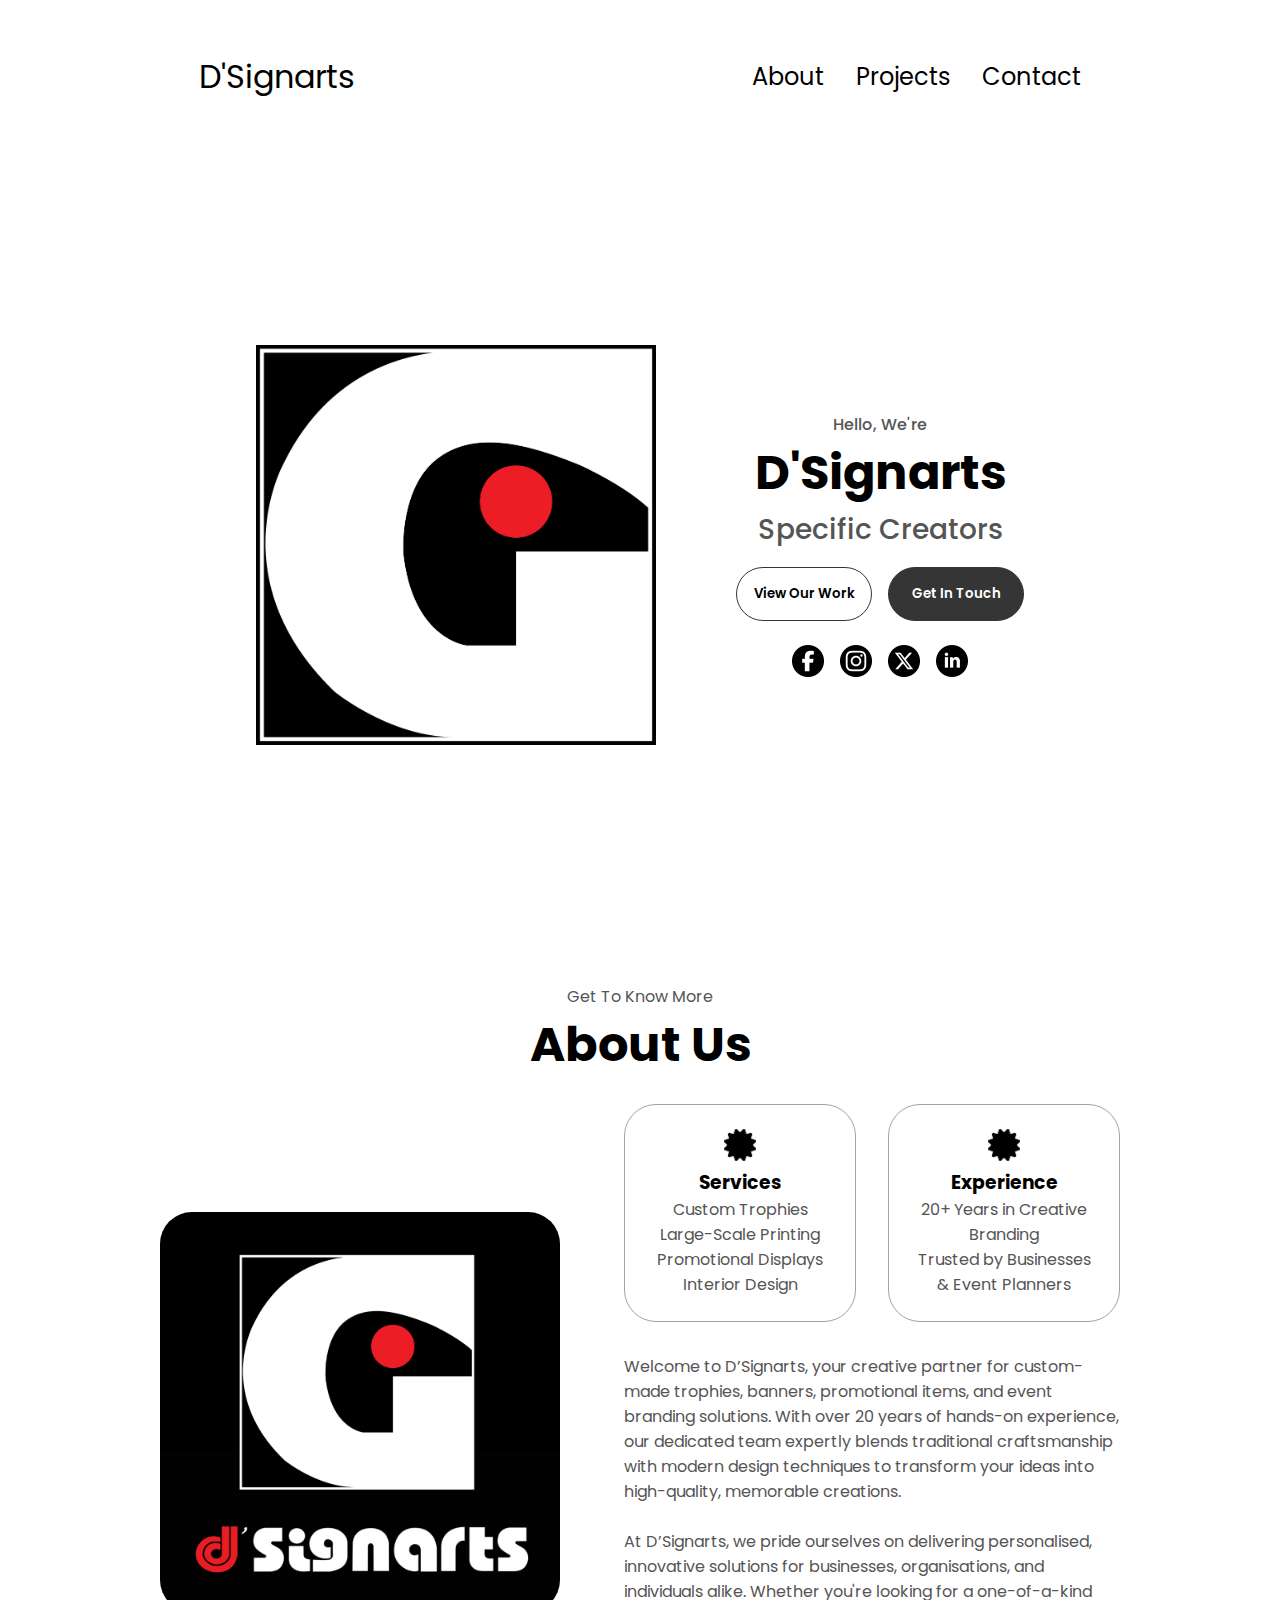
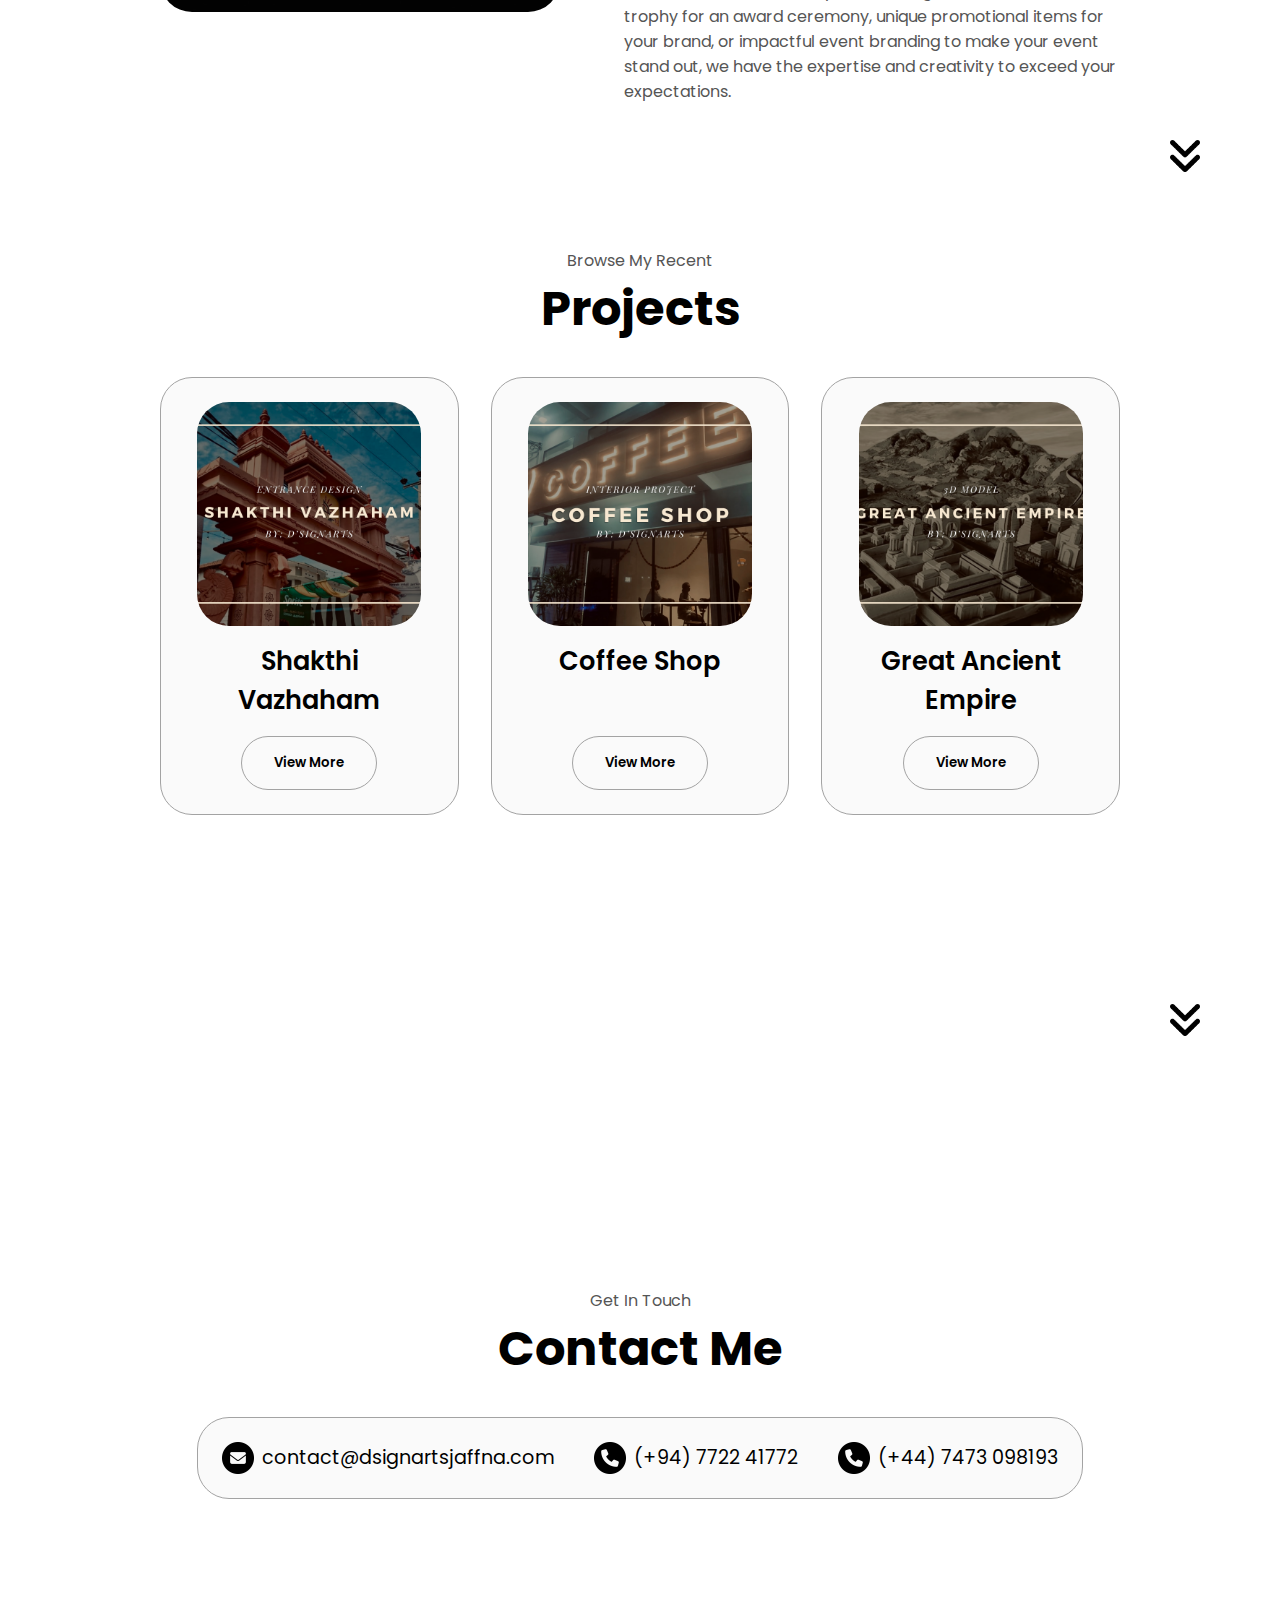
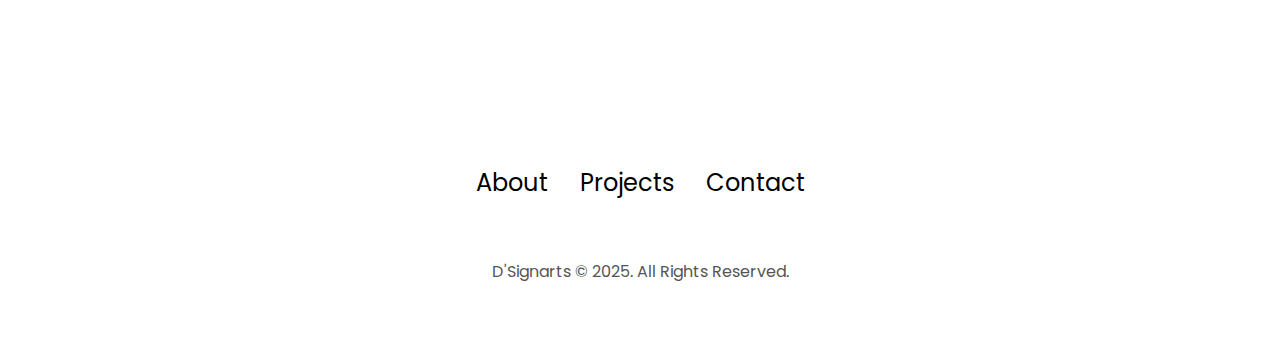
<file: index.html>
<!DOCTYPE html>
<html lang="en">
<head>
    <meta charset="UTF-8">
    <meta name="viewport" content="width=device-width, initial-scale=1.0">

    <!-- Primary Meta Tags -->
    <title>D'Signarts | Promotional Design Services, Custom Trophies & Banners</title>
    <meta name="title" content="D'Signarts | Custom Trophies, Banners & Promotional Design Services">
    <meta name="description" content="D'Signarts offers high-quality custom trophies, banners, awards, gift items and signage. Based in Jaffna and now serving the UK market with creative promotional design solutions.">
    <meta name="keywords" content="D'Signarts, D'Signarts Jaffna, DSignarts, DSignarts Jaffna, custom trophies, banners, promotional items, event design, signage, shop boards, name boards, awards, Jaffna, Sri Lanka, London Tamil Market, promotional gifts, branding materials, dsignartsjaffna">
    <meta name="author" content="D'Signarts Team">
    <meta name="robots" content="index, follow">

    <!-- Open Graph / Facebook -->
    <meta property="og:type" content="website">
    <meta property="og:url" content="https://dsignartsjaffna.com/">
    <meta property="og:title" content="D'Signarts | Custom Trophies, Banners & Promotional Design Services">
    <meta property="og:description" content="Your creative partner for event branding and promotional items – from trophies and banners to custom awards and shop signs. Trusted in Jaffna, now serving London.">
    <meta property="og:image" content="https://dsignartsjaffna.com/assets/preview.jpg">

    <!-- Twitter -->
    <meta name="twitter:card" content="summary_large_image">
    <meta name="twitter:url" content="https://dsignartsjaffna.com/">
    <meta name="twitter:title" content="D'Signarts | Custom Trophies, Banners & Promotional Design Services">
    <meta name="twitter:description" content="Explore our range of custom promotional products including trophies, banners, signage, awards and more – now available in the UK.">
    <meta name="twitter:image" content="https://dsignartsjaffna.com/assets/preview.jpg">

    <script type="application/ld+json">
        {
            "@context": "http://schema.org",
            "@type": "Organization",
            "name": "D'Signarts",
            "url": "https://www.dsignartsjaffna.com",
            "logo": "https://www.dsignartsjaffna.com/assets/logo.png",
            "sameAs": [
                "https://www.instagram.com/dsignartsjaffna",
                "https://www.facebook.com/dsignartsjaffna",
                "https://www.twitter.com/dsignartsjaffna",
                "https://www.linkedin.com/company/dsignartsjaffna"
            ],
            "contactPoint": {
                "@type": "ContactPoint",
                "telephone": "+94 7722 41772",
                "contactType": "Customer Service",
                "areaServed": "Sri Lanka",
                "availableLanguage": [
                    "English",
                    "Tamil"
            ]
            },
            "address": {
                "@type": "PostalAddress",
                "streetAddress": "47 Amman Veethi",
                "addressLocality": "Jaffna",
                "addressRegion": "Northern Province",
                "postalCode": "40000",
                "addressCountry": "Sri Lanka"
            },
            "email": "contact@dsignartsjaffna.com",
            "description": "D'Signarts is a creative studio offering custom-made trophies, banners, promotional items, and event branding solutions with over 20 years of experience. We blend traditional craftsmanship with modern design to bring your ideas to life."
        }          
    </script>

    <!-- Canonical URL -->
    <link rel="canonical" href="https://dsignartsjaffna.com/">

    <!-- Favicon -->
    <link rel="icon" href="./assets/logo.ico" type="image/x-icon">

    <!-- Style Sheets -->
    <link rel="stylesheet" href="style.css">
    <link rel="stylesheet" href="mediaqueries.css">
</head>
<body>
    <nav id="desktop-nav">
        <div class="logo" onclick="location.href='/'">D'Signarts</div>
        <div>
            <ul class="nav-links">
                <li><a href="#about">About</a></li>
                <li><a href="#projects">Projects</a></li>
                <li><a href="#contact">Contact</a></li>
            </ul>
        </div>
    </nav>
    <nav id="mobile-nav">
        <div class="logo" onclick="location.href='/'">D'Signarts</div>
        <div class="hamburger-menu">
            <div class="hamburger-icon" onclick="toggleMenu()">
                <span></span>
                <span></span>
                <span></span>
            </div>
            <div class="menu-links">
                <li><a href="#about" onclick="toggleMenu()">About</a></li>
                <li><a href="#projects" onclick="toggleMenu()">Projects</a></li>
                <li><a href="#contact" onclick="toggleMenu()">Contact</a></li>
            </div>
        </div>
    </nav>
    <section id="profile">
        <div class="section__pic-container">
            <img src="./assets/logo.png" alt="D'Signarts Logo">
        </div>
        <div class="section__text">
            <p class="section__text__p1">Hello, We're</p>
            <h1 class="title">D'Signarts</h1>
            <p class="section__text__p2">Specific Creators</p>
            <div class="btn-container">
                <button class="btn btn-color-1" onclick="location.href='#projects'">View Our Work</button>
                <button class="btn btn-color-2" onclick="location.href='#contact'">Get In Touch</button>
            </div>
            <div id="socials-container">
                <img src="./assets/facebook.png" alt="Facebook profile" class="icon" onclick="window.open().location.href='https://facebook.com/dsignartsjaffna'">
                <img src="./assets/instagram.png" alt="Instagram profile" class="icon" onclick="window.open().location.href='https://instagram.com/dsignartsjaffna'">
                <img src="./assets/twitter.png" alt="X/Twitter profile" class="icon" onclick="window.open().location.href='https://twitter.com/dsignartsjaffna'">
                <img src="./assets/linkedin.png" alt="LinkedIn profile" class="icon" onclick="window.open().location.href='https://linkedin.com/company/dsignartsjaffna'">
            </div>
        </div>
    </section>
    <section id="about">
        <p class="section__text__p1">Get To Know More</p>
        <h1 class="title">About Us</h1>
        <div class="section-container">
            <div class="section__pic-container">
                <img src="./assets/combinationmark.png" alt="D'Signarts wordmark picture" class="about-pic">
            </div>
            <div class="about-details-container">
                <div class="about-containers">
                    <div class="details-container">
                        <img src="./assets/badge.png" alt="Badge icon" class="icon">
                        <h3>Services</h3>
                        <p>Custom Trophies<br>Large-Scale Printing<br>Promotional Displays<br>Interior Design</p>
                    </div>
                    <div class="details-container">
                        <img src="./assets/badge.png" alt="Badge icon" class="icon">
                        <h3>Experience</h3>
                        <p>20+ Years in Creative Branding<br>Trusted by Businesses & Event Planners</p>
                    </div>
                </div>
                <div class="text-container">
                    <p>
                        Welcome to D’Signarts, your creative partner for custom-made trophies, banners, promotional items, and event branding solutions. With over 20 years of hands-on experience, our dedicated team expertly blends traditional craftsmanship with modern design techniques to transform your ideas into high-quality, memorable creations.
                        <br><br>
                        At D’Signarts, we pride ourselves on delivering personalised, innovative solutions for businesses, organisations, and individuals alike. Whether you're looking for a one-of-a-kind trophy for an award ceremony, unique promotional items for your brand, or impactful event branding to make your event stand out, we have the expertise and creativity to exceed your expectations.
                    </p>
                </div>
            </div>
        </div>
        <img src="./assets/arrow.png" alt="Arrow icon" class="icon arrow" onclick="location.href='./#projects'">
    </section>
    <section id="experience" style="display: none;">
        <p class="section__text__p1">Explore Our</p>
        <h1 class="title">Services</h1>
        <div class="experience-details-container">
            <div class="about-containers">
                <div class="details-container">
                    <h2 class="experience-sub-title">Custom Trophies</h2>
                    <div class="article-container"> <!-- not necessary at the moment -->
                        <article>
                            <div>
                                <!-- <h3>Sculpture</h3>
                                <p class="date"><b>March 2024 - Present</b></p> -->
                                <!-- <p>Created high-quality graphic design projects, including branding, logos, and digital content, using Adobe Photoshop, Illustrator, and other tools to produce engaging materials for various clients.</p> -->
                            </div>
                        </article>
                    </div>
                </div>
                <div class="details-container">
                    <h2 class="experience-sub-title">Large-Scale Printing</h2>
                    <div class="article-container">
                        <article>
                            <div>
                                <!-- <h3>Logic Studio School</h3>
                                <p class="date"><b>August 2022 - July 2024 (Summer breaks only)</b></p> -->
                                <!-- <p>Assisted the school's IT team over three consecutive summers, gaining experience in system maintenance, hardware troubleshooting, software deployment, Windows systems, network management, and team collaboration.</p> -->
                            </div>
                        </article>
                    </div>
                </div>
                <div class="details-container">
                    <h2 class="experience-sub-title">Interior Design</h2>
                    <div class="article-container">
                        <article>
                            <div>
                                <!-- <h3>Logic Studio School</h3>
                                <p class="date"><b>August 2022 - July 2024 (Summer breaks only)</b></p> -->
                                <!-- <p>Assisted the school's IT team over three consecutive summers, gaining experience in system maintenance, hardware troubleshooting, software deployment, Windows systems, network management, and team collaboration.</p> -->
                            </div>
                        </article>
                    </div>
                </div>
                <div class="details-container">
                    <h2 class="experience-sub-title">Model Making</h2>
                    <div class="article-container">
                        <article>
                            <div>
                                <!-- <h3>Logic Studio School</h3>
                                <p class="date"><b>August 2022 - July 2024 (Summer breaks only)</b></p> -->
                                <!-- <p>Assisted the school's IT team over three consecutive summers, gaining experience in system maintenance, hardware troubleshooting, software deployment, Windows systems, network management, and team collaboration.</p> -->
                            </div>
                        </article>
                    </div>
                </div>
            </div>
        </div>
        <img src="./assets/arrow.png" alt="Arrow icon" class="icon arrow" onclick="location.href='./#projects'">
    </section>
    <section id="projects">
        <p class="section__text__p1">Browse My Recent</p>
        <h1 class="title">Projects</h1>
        <div class="experience-details-container">
            <div class="about-containers">
                <div class="details-container color-container">
                    <div class="article-container">
                        <img src="./images/projects/project01/proj01_thumbnail.png" alt="Image of Shakthi Vazhaham at Nallur by DSignarts" class="project-img">
                    </div>
                    <h2 class="experience-sub-title project-title">Shakthi Vazhaham</h2>
                    <div class="btn-container">
                        <button class="btn btn-color-1 project-btn" onclick="location.href='./error.html'">View More</button>
                    </div>
                </div>
                <div class="details-container color-container">
                    <div class="article-container">
                        <img src="./images/projects/project02/proj02_thumbnail.png" alt="Image of Coffee Shop's Shop Sign by DSignarts" class="project-img">
                    </div>
                    <h2 class="experience-sub-title project-title">Coffee Shop</h2>
                    <div class="btn-container">
                        <button class="btn btn-color-1 project-btn" onclick="location.href='./error.html'">View More</button>
                    </div>
                </div>
                <div class="details-container color-container">
                    <div class="article-container">
                        <img src="./images/projects/project03/proj03_thumbnail.png" alt="Image of Great Ancient Empire 3D Model by DSignarts" class="project-img">
                    </div>
                    <h2 class="experience-sub-title project-title">Great Ancient Empire</h2>
                    <div class="btn-container">
                        <button class="btn btn-color-1 project-btn" onclick="location.href='./error.html'">View More</button>
                    </div>
                </div>
            </div>
        </div>
        <img src="./assets/arrow.png" alt="Arrow icon" class="icon arrow" onclick="location.href='./#contact'">
    </section>
    <section id="contact">
        <p class="section__text__p1">Get In Touch</p>
        <h1 class="title">Contact Me</h1>
        <div class="contact-info-upper-container">
            <div class="contact-info-container">
                <img src="./assets/email.png" alt="Email icon" class="icon contact-icon">
                <p><a href="mailto:contact@dsignartsjaffna.com">contact@dsignartsjaffna.com</a></p>
            </div>
            <div class="contact-info-container">
                <img src="./assets/phone.png" alt="Phone icon" class="icon contact-icon">
                <p><a href="tel:+94772241772">(+94) 7722 41772</a></p>
            </div>
            <div class="contact-info-container">
                <img src="./assets/phone.png" alt="Phone icon" class="icon contact-icon">
                <p><a href="tel:+447473098193">(+44) 7473 098193</a></p>
            </div>
        </div>
    </section>
    <footer>
        <nav>
            <div class="nav-links-container">
                <ul class="nav-links">
                    <li><a href="#about">About</a></li>
                    <li><a href="#projects">Projects</a></li>
                    <li><a href="#contact">Contact</a></li>
                </ul>
            </div>
        </nav>
        <p>D'Signarts &#169; 2025. All Rights Reserved.</p>
    </footer>
    <script src="script.js"></script>
</body>
</html>
</file>
<file: style.css>
/* GENERAL */

@import url('https://fonts.googleapis.com/css2?family=Poppins:wght@300;400;500;600&display=swap');

* {
    margin: 0;
    padding: 0;
}

body {
    font-family: "Poppins", sans-serif;
}

html {
    scroll-behavior: smooth;
}

p {
    color: rgb(85, 85, 85);
}

/* TRANSITION */

a,
.btn {
    transition: all 300ms ease;
}

/* DESKTOP NAV */

nav,
.nav-links {
    display: flex;
}

nav {
    justify-content: space-around;
    align-items: center;
    height: 17vh;
}

.nav-links {
    gap: 2rem;
    list-style: none;
    font-size: 1.5rem;
}

a {
    color: black;
    text-decoration: none;
    text-decoration-color: white;
}

a:hover {
    color: grey;
    text-decoration: underline;
    text-underline-offset: 1rem;
    text-decoration-color: rgb(181, 181, 181);
}

.logo {
    font-size: 2rem;
}

.logo:hover {
    cursor: pointer;
}

/* MOBILE NAV */

#mobile-nav {
    display: none;
}

.hamburger-menu {
    position: relative;
    display: inline-block;
}

.hamburger-icon {
    display: flex;
    flex-direction: column;
    justify-content: space-between;
    height: 24px;
    width: 30px;
    cursor: pointer;
}

.hamburger-icon span {
    width: 100%;
    height: 2px;
    background-color: black;
    transition: all 0.3 ease-in-out;
}

.menu-links {
    position: absolute;
    top: 150%;
    right: 0;
    background-color: white;
    width: fit-content;
    max-height: 0;
    overflow: hidden;
    transition: all 0.3 ease-in-out;
}

.menu-links a {
    display: block;
    padding: 10px 20px;
    text-align: center;
    font-size: 1.5rem;
    color: black;
    text-decoration: none;
    transition: all 0.3 ease-in-out;
}

.menu-links a:hover {
    background-color: gray;
    color: white;
    transition: all 0.3 ease-in-out;
}

.menu-links li {
    list-style: none;
}

.menu-links.open {
    max-height: 300px;
}

.hamburger-icon.open span:first-child {
    transform: rotate(45deg) translate(10px, 5px);
}

.hamburger-icon.open span:nth-child(2) {
    opacity: 0;
}

.hamburger-icon.open span:last-child {
    transform: rotate(-45deg) translate(10px, -5px);
}

.hamburger-icon span:first-child {
    transform: none;
}

.hamburger-icon span:nth-child(2) {
    opacity: 1;
}

.hamburger-icon span:last-child {
    transform: none;
}

/* SECTIONS */

section {
    padding-top: 4vh;
    height: 96vh;
    margin: 0 10rem;
    box-sizing: border-box;
    min-height: fit-content;
}

.section-container {
    display: flex;
}

/* PROFILE SECTION */

#profile {
    display: flex;
    justify-content: center;
    gap: 5rem;
    height: 80vh;
}

.section__pic-container {
    display: flex;
    height: 400px;
    width: 400px;
    margin: auto 0;
}

.section__text {
    align-self: center;
    text-align: center;
}

.section__text p {
    font-weight: 500;
}

.section__text__p1 {
    text-align: center;
}

.section__text__p2 {
    font-size: 1.75rem;
    margin-bottom: 1rem;
}

.title {
    font-size: 3rem;
    text-align: center;
}

#socials-container {
    display: flex;
    justify-content: center;
    margin-top: 1.5rem;
    gap: 1rem;
}

/* ICONS */

.icon {
    cursor: pointer;
    height: 2rem;
}

/* BUTTONS */

.btn-container {
    display: flex;
    justify-content: center;
    gap: 1rem;
}

.btn {
    font-family: "Poppins", sans-serif;
    font-weight: 600;
    transition: all 300ms ease;
    padding: 1rem;
    width: 8.5rem;
    border-radius: 2rem;
}

.btn-color-1,
.btn-color-2 {
    border: rgb(53, 53, 53) 0.1rem solid;
}

.btn-color-1:hover, 
.btn-color-2:hover {
    cursor: pointer;
}

.btn-color-1:hover, 
.btn-color-2 {
    background-color: rgb(53, 53, 53);
    color: white;
}

.btn-color-2:hover {
    background: rgb(0, 0, 0);
}

.btn-color-1 {
    background: none;
}

.btn-color-1:hover {
    border: rgb(255, 255, 255) 0.1rem solid;
}

.btn-container {
    gap: 1rem;
    margin-top: auto;
}

/* ABOUT SECTION */

#about {
    position: relative;
}

.about-containers {
    gap: 2rem;
    margin-bottom: 2rem;
    margin-top: 2rem;
}

.about-details-container {
    justify-content: center;
    flex-direction: column;
}

.about-containers,
.about-details-container {
    display: flex;
}

.about-pic {
    border-radius: 2rem;
}

#about .details-container .icon {
    cursor: default;
}

.arrow {
    position: absolute;
    right: -5rem;
    bottom: 2.5rem;
}

.details-container {
    padding: 1.5rem;
    flex: 1;
    background: white;
    border-radius: 2rem;
    border: rgb(53, 53, 53) 0.1rem solid;
    border-color:  rgb(163, 163, 163);
    text-align: center;
}

.section-container {
    gap: 4rem;
    height: 80%;
}

.section__pic-container {
    height: 400px;
    width: 400px;
    margin: auto 0;
}

/* EXPERIENCE SECTION */

#experience {
    position: relative;
}

.experience-sub-title {
    color: rgb(85, 85, 85);
    font-weight: 600;
    font-size: 1.6rem;
    margin-bottom: 1.5rem;
}

.experience-details-container {
    display: flex;
    justify-content: center;
    flex-direction: column;
}

.article-container { 
    display: flex;
    text-align: initial;
    flex-wrap: wrap;
    flex-direction: row;
    gap: 2.5rem;
    justify-content: space-around;
}

article {
    display: flex;
    /* width: 10rem; */
    justify-content: space-around;
    gap: 0.5rem;
}

article .date {
    margin-bottom:1rem;
}

/* PROJECTS SECTION */

#projects {
    position: relative;
}

.color-container {
    border-color: rgb(163, 163, 163);
    background: rgb(250, 250, 250);
    display: flex;
    flex-direction: column;
    justify-content: space-between;
}

.project-img {
    border-radius: 2rem;
    width: 90%;
    height: auto;
}

.project-title {
    margin: 1rem;
    color: black;
}

.project-btn {
    color: black;
    border-color: rgb(163, 163, 163);
}

/* CONTACT */

#contact {
    display: flex;
    justify-content: center;
    flex-direction: column;
    height: 70vh;
}

.contact-info-upper-container {
    display: flex;
    justify-content: center;
    border-radius: 2rem;
    border: rgb(53, 53, 53) 0.1rem solid;
    border-color: rgb(163, 163, 163);
    background: rgb(250, 250, 250);
    margin: 2rem auto;
    padding: 0.5rem;
    gap: 0.5rem;
}

.contact-info-container {
    display: flex;
    align-items: center;
    justify-content: center;
    gap: 0.5rem;
    margin: 1rem;
}

.contact-info-container p {
    font-size: larger;
}

.contact-icon {
    cursor: default;
}

/* FOOTER */

footer {
    height: 26vh;
    margin: 0 1rem;
}

footer p {
    text-align: center;
}
</file>
<file: mediaqueries.css>
@media screen and (max-width: 1400px) {
    #profile {
        height: 83vh;
        margin-bottom: 3rem;
    }

    .about-containers {
        flex-wrap: wrap;
    }

    .text-container {
        margin-bottom: 3rem;
    }
}

@media screen and (max-width: 1200px) {
    #desktop-nav {
        display: none;
    }

    #mobile-nav {
        display: flex;
    }

    #experience,
    .experience-details-container {
        margin-top: 2rem;
    }

    #profile,
    .section-container {
        display: block;
    }

    .arrow {
        display: none;
    }

    section,
    .section-container {
        height: fit-content;
    }

    section {
        margin: 0 5%;
    }

    .section__pic-container {
        width: 275px;
        height: 275px;
        margin: 0 auto 2rem;
    }

    .about-containers{
        margin-top: 0;
    }
}

@media screen and (max-width: 600px) {
    #contact,
    footer {
        height: 40vh;
    }

    #profile {
        height: 83vh;
        margin-bottom: 0;
    }

    article {
        font-size: 1rem;
    }

    footer nav {
        height: fit-content;
        margin-bottom: 2rem;
    }

    .about-containers,
    .contact-info-upper-container,
    .btn-container {
        flex-wrap: wrap;
    }

    .contact-info-container {
        margin: 0;
    }

    .contact-info-container p, .nav-links li a {
        font-size: 1rem;
    }

    .experience-sub-title {
        font-size: 1.25rem;
    }

    .logo {
        font-size: 1.5rem;
    }

    .nav-links {
        flex-direction: column;
        gap: 0.5rem;
        text-align: center;
    }

    .section__pic-container {
        width: auto;
        height: 50vw;
        justify-content: center;
    }

    .section__text__p2 {
        font-size: 1.25rem;
    }

    .title {
        font-size: 2rem;
    }

    .text-container {
        text-align: justify;
    }
}
</file>
